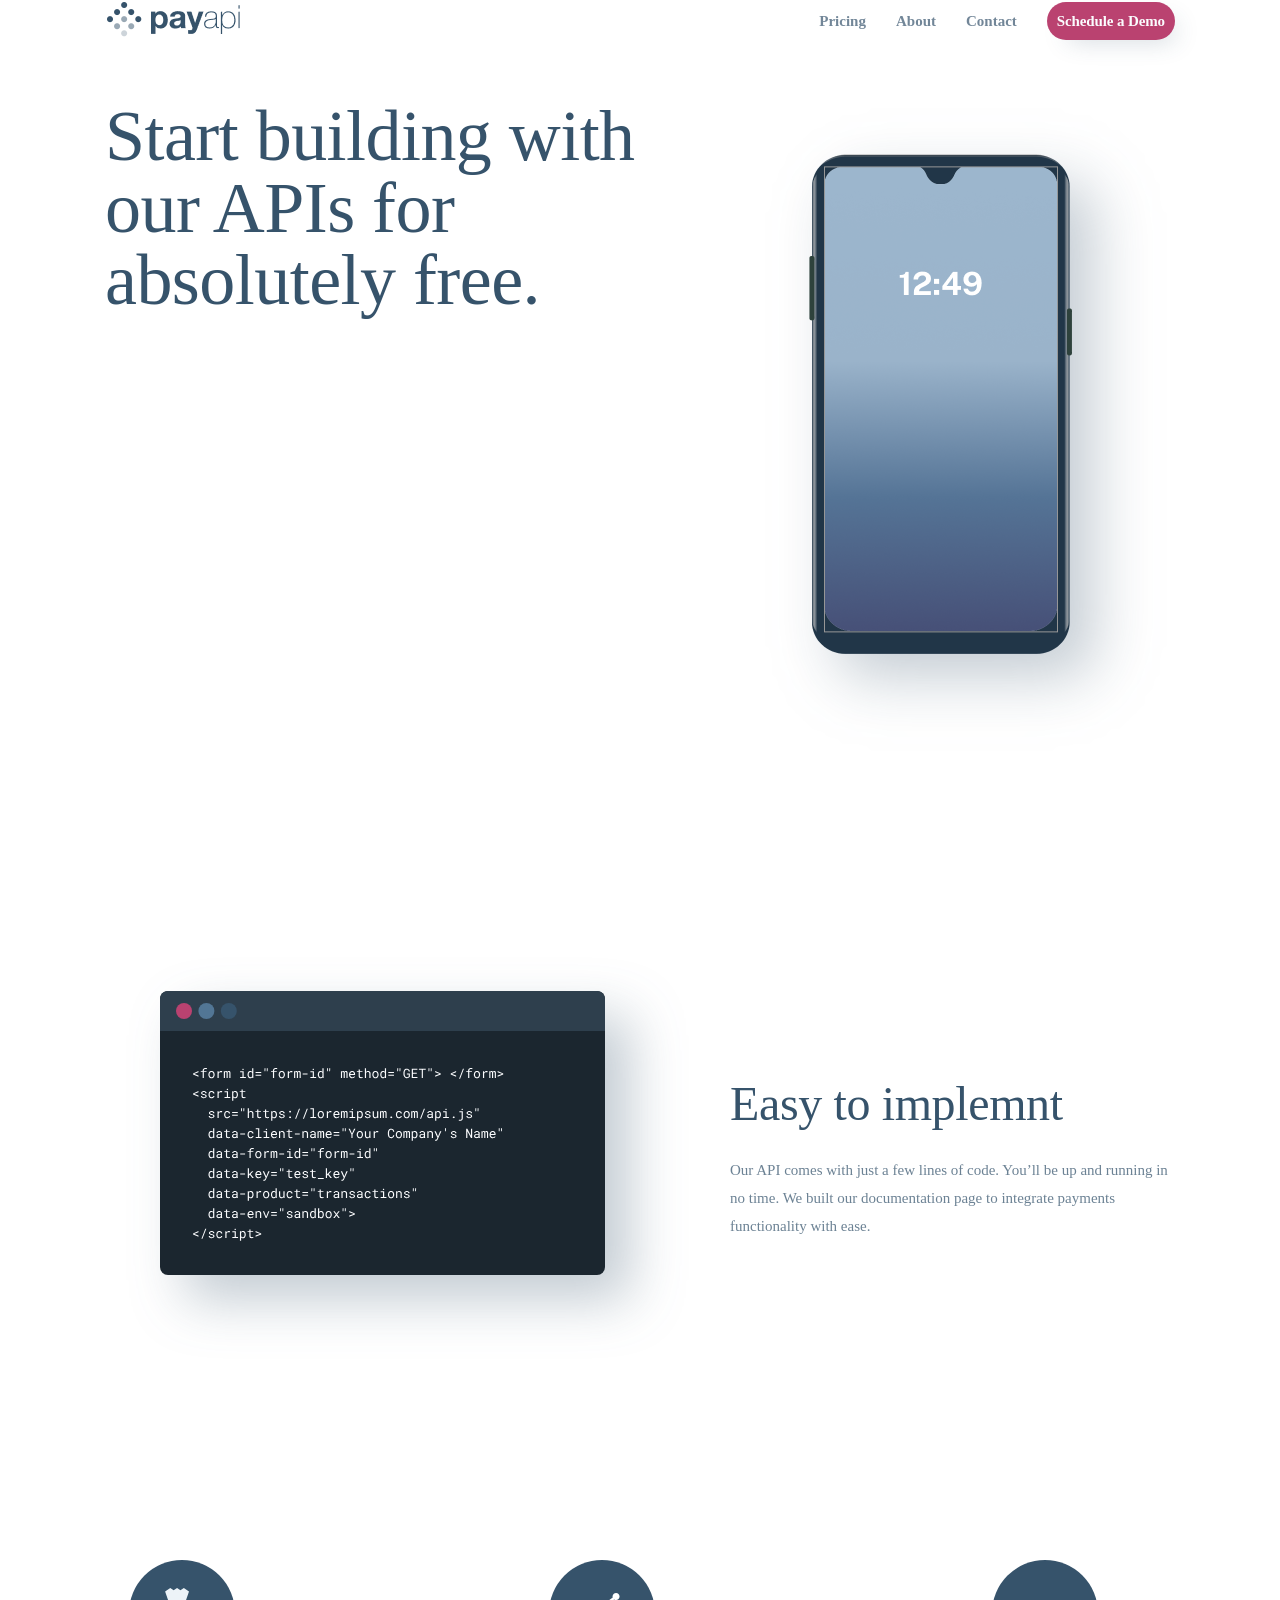
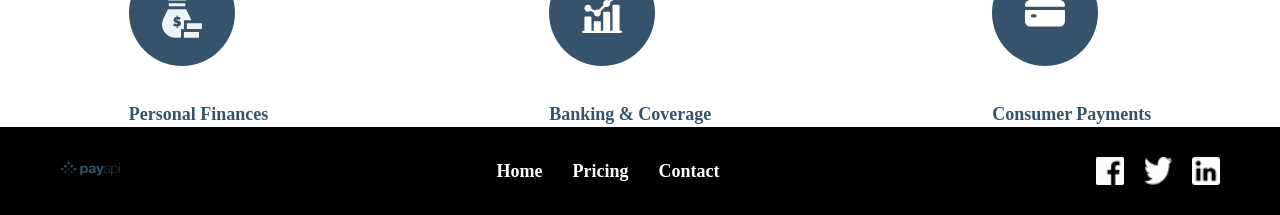
<file: index.html>
<!DOCTYPE html>
<html lang="en">

<head>
    <meta charset="UTF-8">
    <meta name="viewport" content="width=device-width, initial-scale=1.0">
    <title>Document</title>
    <link rel="preconnect" href="https://fonts.googleapis.com">
    <link rel="preconnect" href="https://fonts.gstatic.com" crossorigin>
    <link
        href="https://fonts.googleapis.com/css2?family=Inter:ital,opsz,wght@0,14..32,100..900;1,14..32,100..900&display=swap"
        rel="stylesheet">
    <link rel="stylesheet" href="./main.css">
</head>

<body>

    <header>
        <div class="container">
            <nav class="header__nav">

                <a href="iindex.html">
                    <img src="./images/logo.png" alt="">
                </a>
                <ul class="header__list">
                    <li class="header__item">
                        <a class="header__link" href="#">Pricing</a>
                    </li>
                    <li class="header__item">
                        <a class="header__link" href="#">About</a>
                    </li>
                    <li class="header__item">
                        <a class="header__link" href="#">Contact</a>
                    </li>
                    <li class="header__item">
                        <button class="header__btn">Schedule a Demo</button>
                    </li>
                </ul>
                <button class="header__burger">
                    <img src="./images/3chiziq.svg" alt="">
                </button>
            </nav>
        </div>
    </header>
    <section class="hero">
        <div class="container">
            <div class="hero__wrapper">
                <div class="text__box">
                    <h1 class="hero__title">Start building with our APIs for absolutely free.</h1>
                </div>
                <img class="hero__img" src="./images/iPhone-X-Mockup.png" alt="">
            </div>
        </div>
    </section>
    <section class="easy">
        <div class="container">
            <div class="easy__wrapper">
                <img class="easy__img" src="./images/codes.svg" alt="">
                <div class="easy__textbox">
                    <h2 class="easy__title">Easy to implemnt</h2>
                    <p class="easy__text">Our API comes with just a few lines of code. You’ll be up and running in no
                        time. We built our documentation page to integrate payments functionality with ease.</p>
                </div>
            </div>
        </div>

    </section>
    <div class="ota">
        <div class="bola">
            <img class="oxiirgirasm" src="./images/money.svg" alt="">
            <p class="oxirgitext">Personal Finances</p>
        </div>
        <div class="bola">
            <img class="oxiirgirasm" src="./images/traiding.svg" alt="">
            <p class="oxirgitext">Banking & Coverage</p>

        </div>
        <div class="bola">
            <img class="oxiirgirasm" src="./images/karta.svg" alt="">
            <p class="oxirgitext">Consumer Payments</p>

        </div>
    </div>
    <footer class="footer">
    <div class="footer_container">

        
        <div class="footer_left">
            <img src="./images/logo.png" alt="Logo" class="footer_logo">
        </div>

        
        <ul class="footer_menu">
            <li><a href="#">Home</a></li>
            <li><a href="#">Pricing</a></li>
            <li><a href="#">Contact</a></li>
        </ul>

        
        <div class="footer_socials">
            <img src="./images/facebook.png" alt="">
            <img src="./images/twitter.png" alt="">
            <img src="./images/insta.png" alt="">
        </div>

    </div>
</footer>






</body>

</html>
</file>
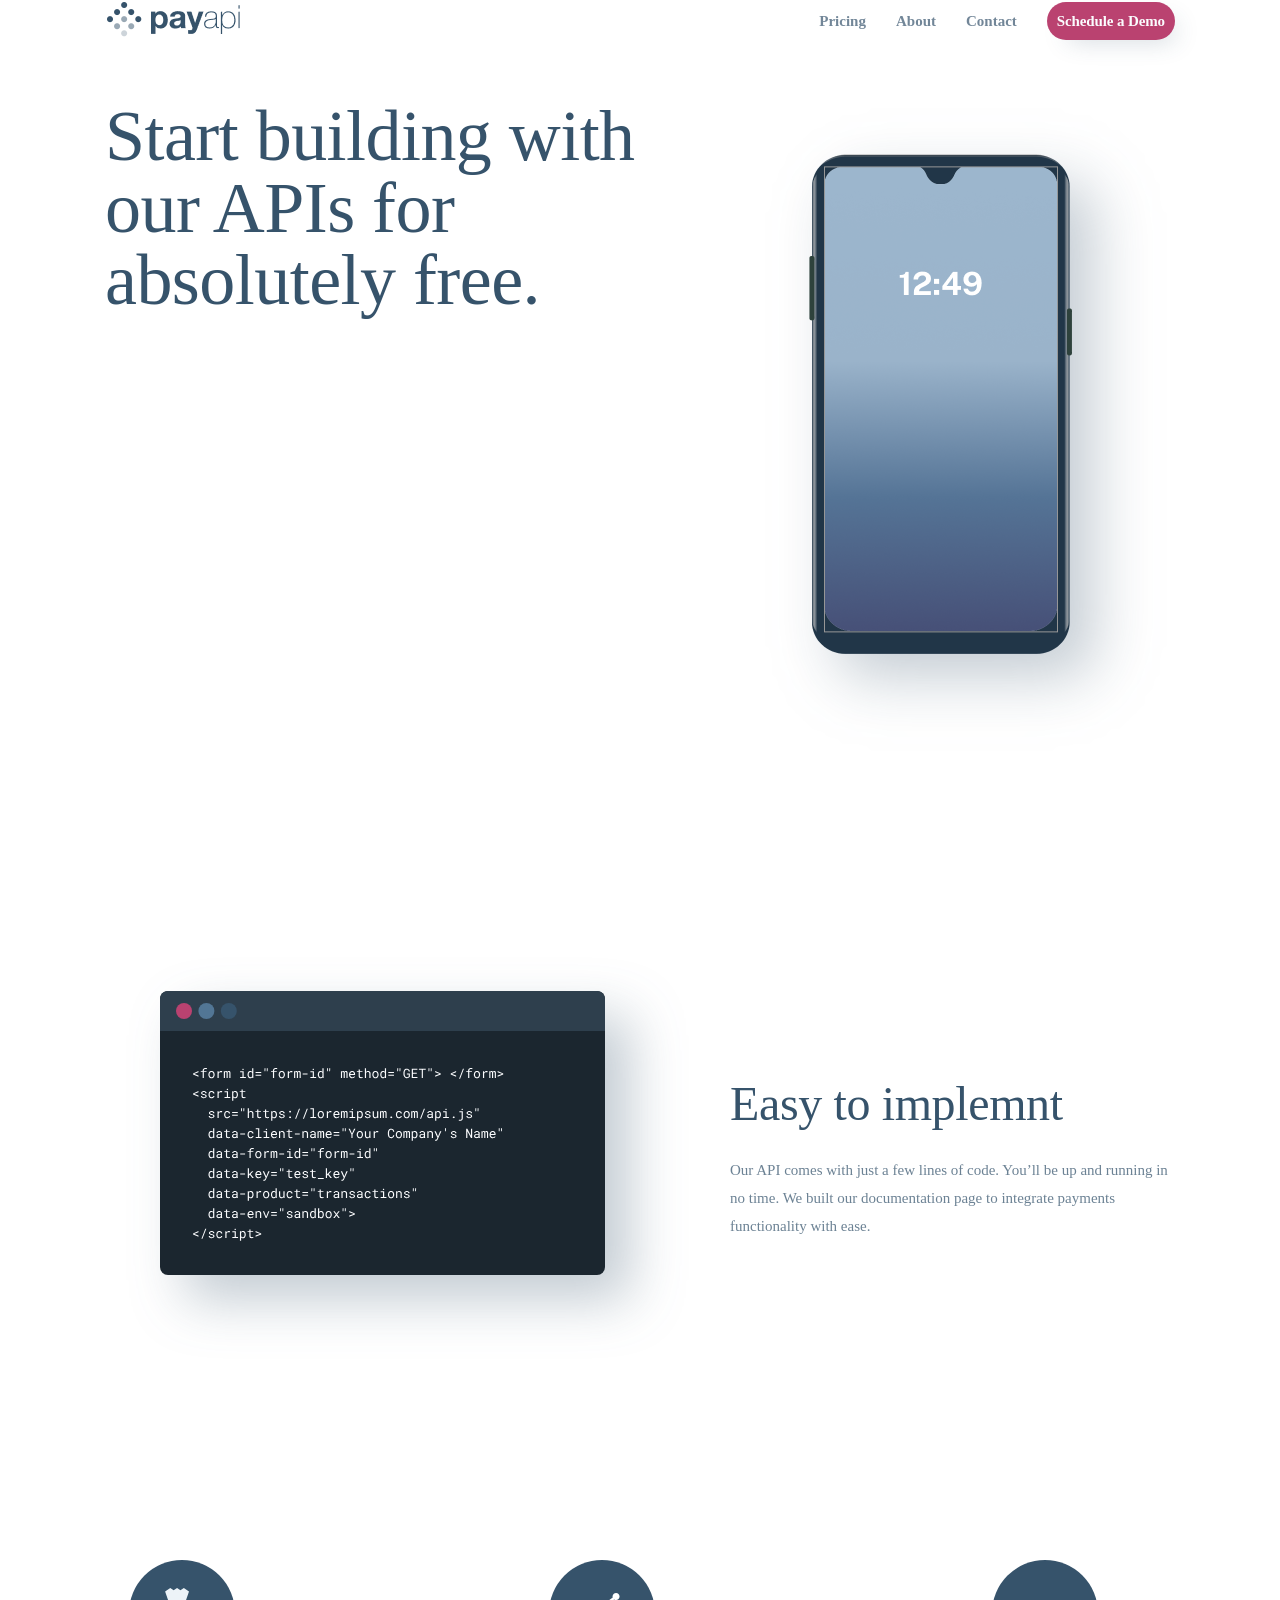
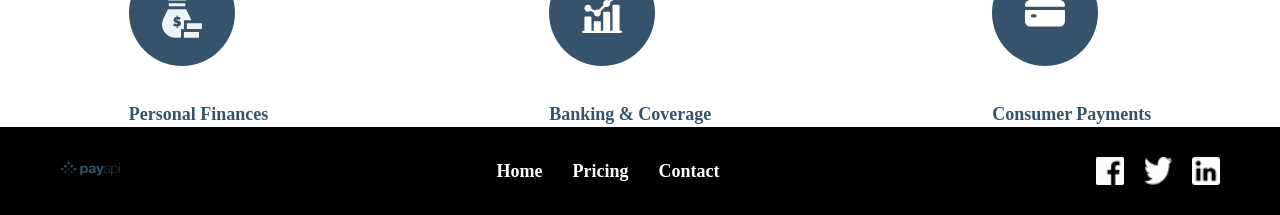
<file: iindex.html>
<!DOCTYPE html>
<html lang="en">

<head>
    <meta charset="UTF-8">
    <meta name="viewport" content="width=device-width, initial-scale=1.0">
    <title>Document</title>
    <link rel="preconnect" href="https://fonts.googleapis.com">
    <link rel="preconnect" href="https://fonts.gstatic.com" crossorigin>
    <link
        href="https://fonts.googleapis.com/css2?family=Inter:ital,opsz,wght@0,14..32,100..900;1,14..32,100..900&display=swap"
        rel="stylesheet">
    <link rel="stylesheet" href="./main.css">
</head>

<body>

    <header>
        <div class="container">
            <nav class="header__nav">

                <a href="iindex.html">
                    <img src="./images/logo.png" alt="">
                </a>
                <ul class="header__list">
                    <li class="header__item">
                        <a class="header__link" href="#">Pricing</a>
                    </li>
                    <li class="header__item">
                        <a class="header__link" href="#">About</a>
                    </li>
                    <li class="header__item">
                        <a class="header__link" href="#">Contact</a>
                    </li>
                    <li class="header__item">
                        <button class="header__btn">Schedule a Demo</button>
                    </li>
                </ul>
                <button class="header__burger">
                    <img src="./images/3chiziq.svg" alt="">
                </button>
            </nav>
        </div>
    </header>
    <section class="hero">
        <div class="container">
            <div class="hero__wrapper">
                <div class="text__box">
                    <h1 class="hero__title">Start building with our APIs for absolutely free.</h1>
                </div>
                <img class="hero__img" src="./images/iPhone-X-Mockup.png" alt="">
            </div>
        </div>
    </section>
    <section class="easy">
        <div class="container">
            <div class="easy__wrapper">
                <img class="easy__img" src="./images/codes.svg" alt="">
                <div class="easy__textbox">
                    <h2 class="easy__title">Easy to implemnt</h2>
                    <p class="easy__text">Our API comes with just a few lines of code. You’ll be up and running in no
                        time. We built our documentation page to integrate payments functionality with ease.</p>
                </div>
            </div>
        </div>

    </section>
    <div class="ota">
        <div class="bola">
            <img class="oxiirgirasm" src="./images/money.svg" alt="">
            <p class="oxirgitext">Personal Finances</p>
        </div>
        <div class="bola">
            <img class="oxiirgirasm" src="./images/traiding.svg" alt="">
            <p class="oxirgitext">Banking & Coverage</p>

        </div>
        <div class="bola">
            <img class="oxiirgirasm" src="./images/karta.svg" alt="">
            <p class="oxirgitext">Consumer Payments</p>

        </div>
    </div>
    <footer class="footer">
    <div class="footer_container">

        
        <div class="footer_left">
            <img src="./images/logo.png" alt="Logo" class="footer_logo">
        </div>

        
        <ul class="footer_menu">
            <li><a href="#">Home</a></li>
            <li><a href="#">Pricing</a></li>
            <li><a href="#">Contact</a></li>
        </ul>

        
        <div class="footer_socials">
            <img src="./images/facebook.png" alt="">
            <img src="./images/twitter.png" alt="">
            <img src="./images/insta.png" alt="">
        </div>

    </div>
</footer>






</body>

</html>
</file>
<file: main.css>
* {
    margin: 0;
    padding: 0;
    box-sizing: border-box;
    list-style: none;
    text-decoration: none;
}

body {
    font-family: "Public Sans";
}

.container {
    max-width: 1110px;
    width: 100%;
    margin: 0 auto;
    padding: 0 20px;
}

.header__nav {
    display: flex;
    align-items: center;
    justify-content: space-between;
}

.header__list {
    display: flex;
    align-items: center;
    gap: 30px;
    list-style: none;
}

.header__link {
    color: rgb(55, 84, 109);
    font-size: 15px;
    font-weight: 700;
    line-height: 18px;
    opacity: 0.7;
    text-decoration: none;
}

.header__btn {
    max-width: 173px;
    border-radius: 24px;
    box-shadow: 10px 10px 25px -10px rgba(54, 83, 107, 0.25);
    background-color: #ba4270;
    color: #fbfcfe;
    font-family: "Public Sans";
    font-size: 15px;
    font-weight: 700;
    line-height: 18px;
    letter-spacing: -0.12px;
    border: none;
    padding: 10px;

}

.header__burger {
    background-color: transparent;
    border: none;
    display: none;
}

@media (max-width: 630px) {
    .header__burger {
        display: block;
    }

    .header__list {
        display: none;
    }
}

.hero {
    padding-top: 58px;
    padding-bottom: 177px;
}

.text__box {
    max-width: 546px;
    width: 100%;
    margin-bottom: 681x;
}

.hero__title {
    color: #36536b;
    font-family: "DM Serif Display";
    font-size: 72px;
    font-weight: 400;
    line-height: 72px;
    letter-spacing: -0.55px;

}

.hero__wrapper {
    display: flex;
    justify-content: space-between;
}

@media (max-width: 880pxpx) {
    .hero__wrapper {
        flex-direction: column;
        justify-content: start;
        align-items: center;
        text-align: center;
    }

    .hero__title {
        font-size: 48px;

    }

    .hero__img {
        max-width: 200px;
        width: 100%;
        margin: 0 auto;
    }
}

.easy {
    padding-bottom: 180px;
}

.easy__textbox {
    max-width: 445px;
    width: 100%;

}

.easy__title {
    color: #36536b;
    font-family: "DM Serif Display";
    font-size: 48px;
    font-weight: 400;
    line-height: 56px;
    letter-spacing: -0.37px;
    margin-bottom: 24px;

}

.easy__text {
    color: rgba(108, 130, 148, 1);
    font-family: "Public Sans";
    font-size: 15px;
    font-weight: 400;
    line-height: 28px;

}

.easy__wrapper {
    display: flex;
    align-items: center;
    justify-content: space-between;

}

@media (max-width: 990px) {
    .easy__wrapper {
        flex-direction: column;
        align-items: center;
        text-align: center;
        justify-content: center;
    }

    .easy__img {
        max-width: 391px;
        width: 100%;
        margin: 0 auto;
    }

    .easy__title {
        font-size: 36px;
    }
}

.ota {
    display: flex;
    justify-content: center;
    gap: 281px;
}


.oxirgitext {

    color: #36536b;
    font-family: Public Sans;
    text-align: center;
    font-size: 18px;
    font-weight: 700;
    line-height: 25px;
    padding-top: 32px;

}
@media (max-width: 640px) {
    .ota {
        flex-direction: column;
        align-items: center;
        gap: 220px;
    }

    .bola {
        display: flex;
        flex-direction: column;
        align-items: center;
        text-align: center;
    }

    .oxirgingram {
        width: 80px;
        height: 80px;
        margin: 0 auto;
    }
}

.footer {
    background-color: #000000;
    padding: 30px 0;
}

.footer_container {
    display: flex;
    justify-content: space-between;
    align-items: center;
    max-width: 1200px;
    margin: 0 auto;
    padding: 0 20px;
}


.footer_logo {
    width: 60px;
}
.footer_menu {
    display: flex;
    gap: 30px;
    list-style: none;
}

.footer_menu li a {
    color: white;
    font-size: 18px;
    text-decoration: none;
    font-weight: 600;
}


.footer_socials {
    display: flex;
    gap: 20px;
}

.footer_socials img {
    width: 28px;
    cursor: pointer;
}


@media (max-width: 640px) {
    .footer_container {
        flex-direction: column;
        gap: 30px;
        text-align: center;
    }

    .footer_menu {
        flex-direction: column;
        gap: 10px;
    }
}
</file>
